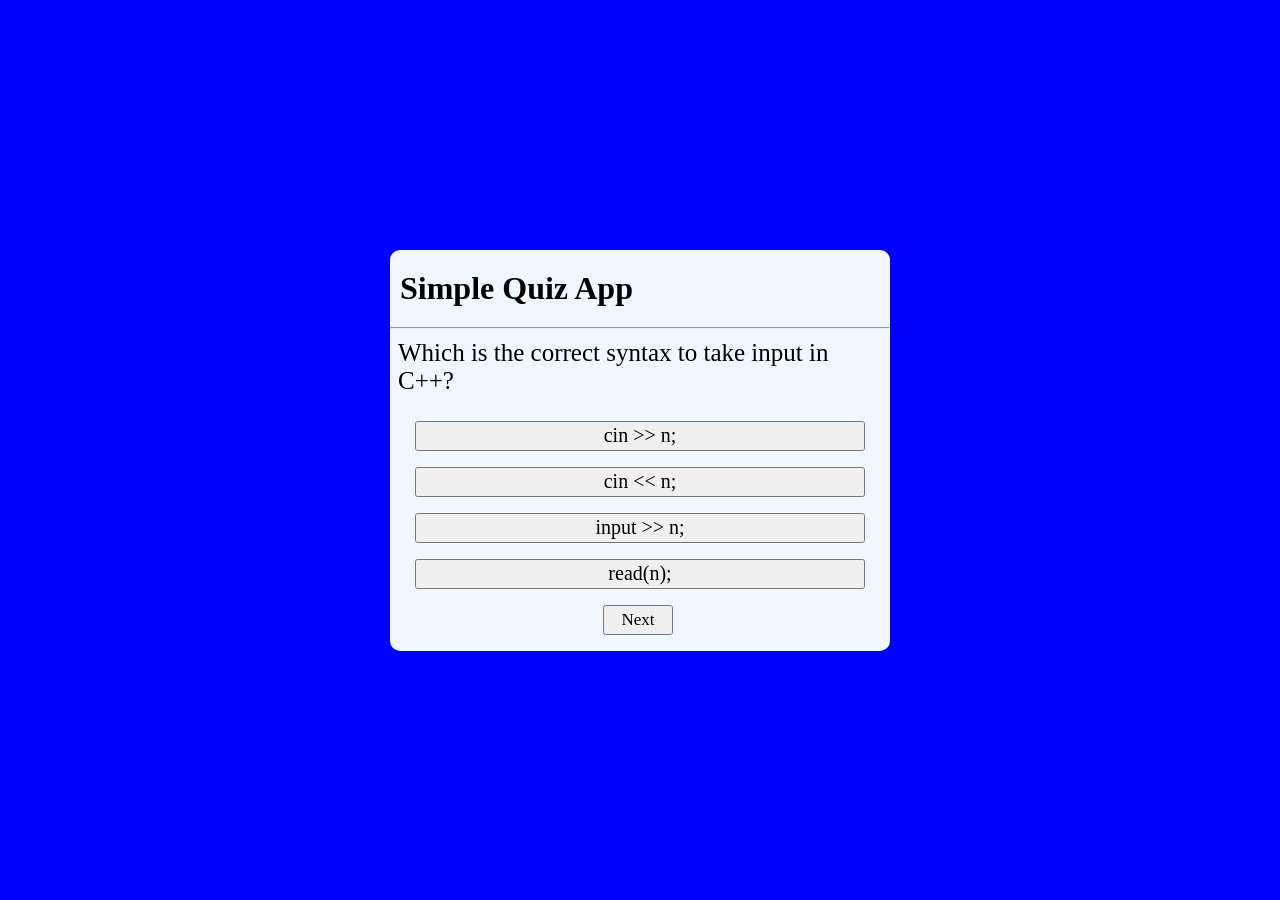
<file: Quiz App/index.html>
<!DOCTYPE html>
<html lang="en">
<head>
    <meta charset="UTF-8">
    <meta name="viewport" content="width=device-width, initial-scale=1.0">
    <title>Quiz App</title>
    <link rel="stylesheet" href="style.css">
</head>
<body>
    <div class="app">
        <h1>Simple Quiz App</h1>
        <hr>
        <div id="question">Question goes here</div>
        <div id="options">
        </div>
            <button id="next">Next</button>
        

    </div>
    <script src="script.js"></script>
    
</body>
</html>
</file>
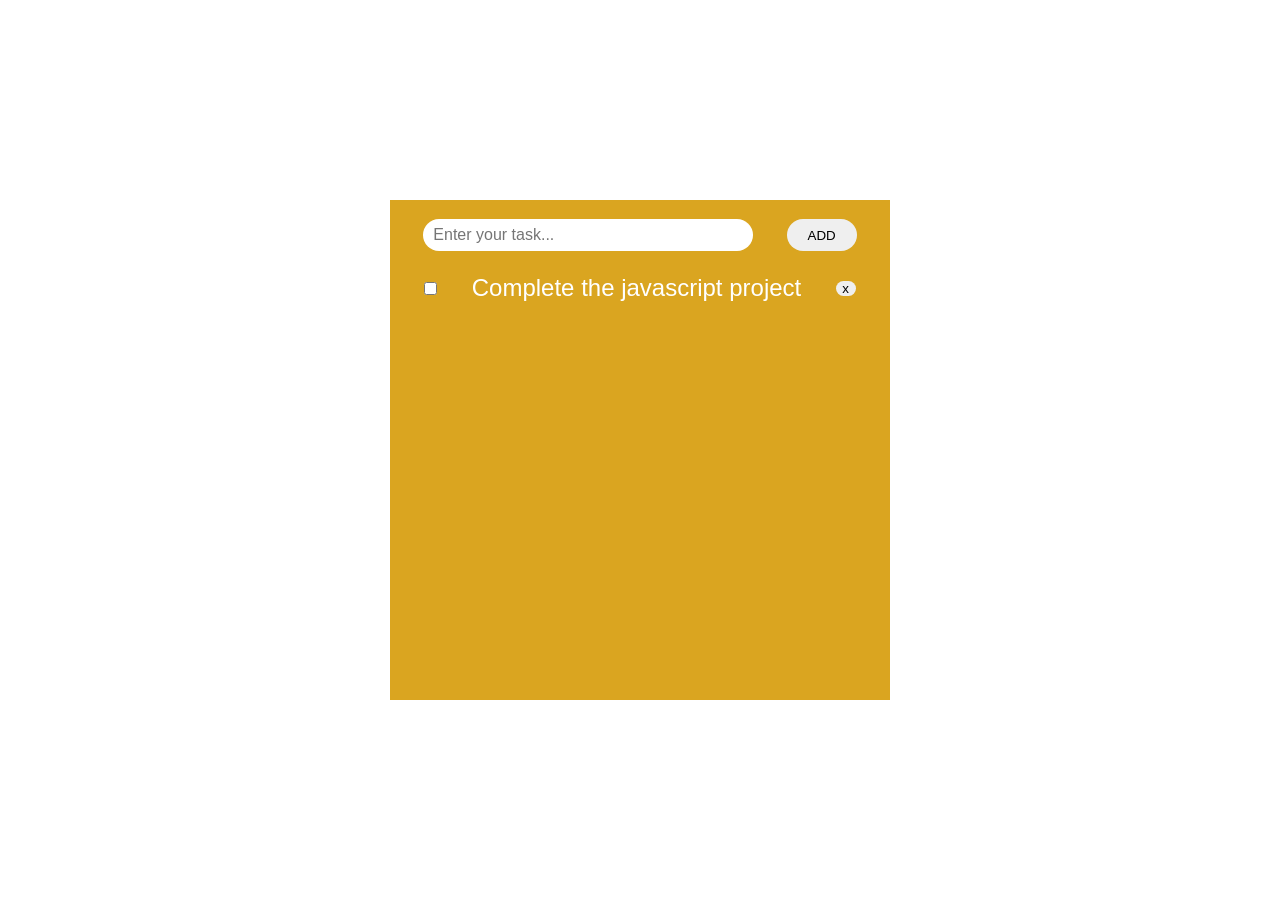
<file: Todo list/index.html>
<!DOCTYPE html>
<html lang="en">
<head>
    <meta charset="UTF-8">
    <meta name="viewport" content="width=device-width, initial-scale=1.0">
    <title>Todo List</title>
    <link rel="stylesheet" href="style.css">
</head>
<body>
    <div class="container">
        <div class="search">
            <input type="search" class="search-bar" placeholder="Enter your task...">
            <button class="add-btn">
                ADD
            </button>
        </div>
        <div class="task-list">
            <div class="task">
                <input type="checkbox" class="check">
                <span class="task-name">Complete the javascript project</span>
                <button class="delete-btn">x</button>
            </div>
        </div>
    </div>
    <script>
        const addBtn = document.querySelector(".add-btn");
        const taskBox = document.querySelector(".task-list");
        const searchTxt = document.querySelector(".search-bar");
        const deleteButton = document.querySelector(".delete-btn");
        const checkButton = document.querySelector(".checkbox");
        addBtn.addEventListener("click", addButton);
    
        searchTxt.addEventListener("input", getInput);

        taskBox.addEventListener("click", (e)=>{
            if(e.target.classList.contains("delete-btn")){
                e.target.parentElement.remove();
            }
            else if(e.target.classList.contains("check")){
               e.target.nextElementSibling.style.textDecoration = "line-through";
            }
        });

        function getInput(){
            return searchTxt.value;
        }

        function addButton(){

            let task = getInput();
            taskBox.innerHTML += `<div class="task">
                <input type="checkbox" class="check">
                <span class="task-name">${task}</span>
                <button class="delete-btn">x</button>
            </div>`;
            searchTxt.value = "";
        }
        searchTxt.addEventListener("keydown", (e)=>{
            if(e.key == "Enter"){
                addButton();
            }

        });
        
    </script>
</body>
</html>
</file>
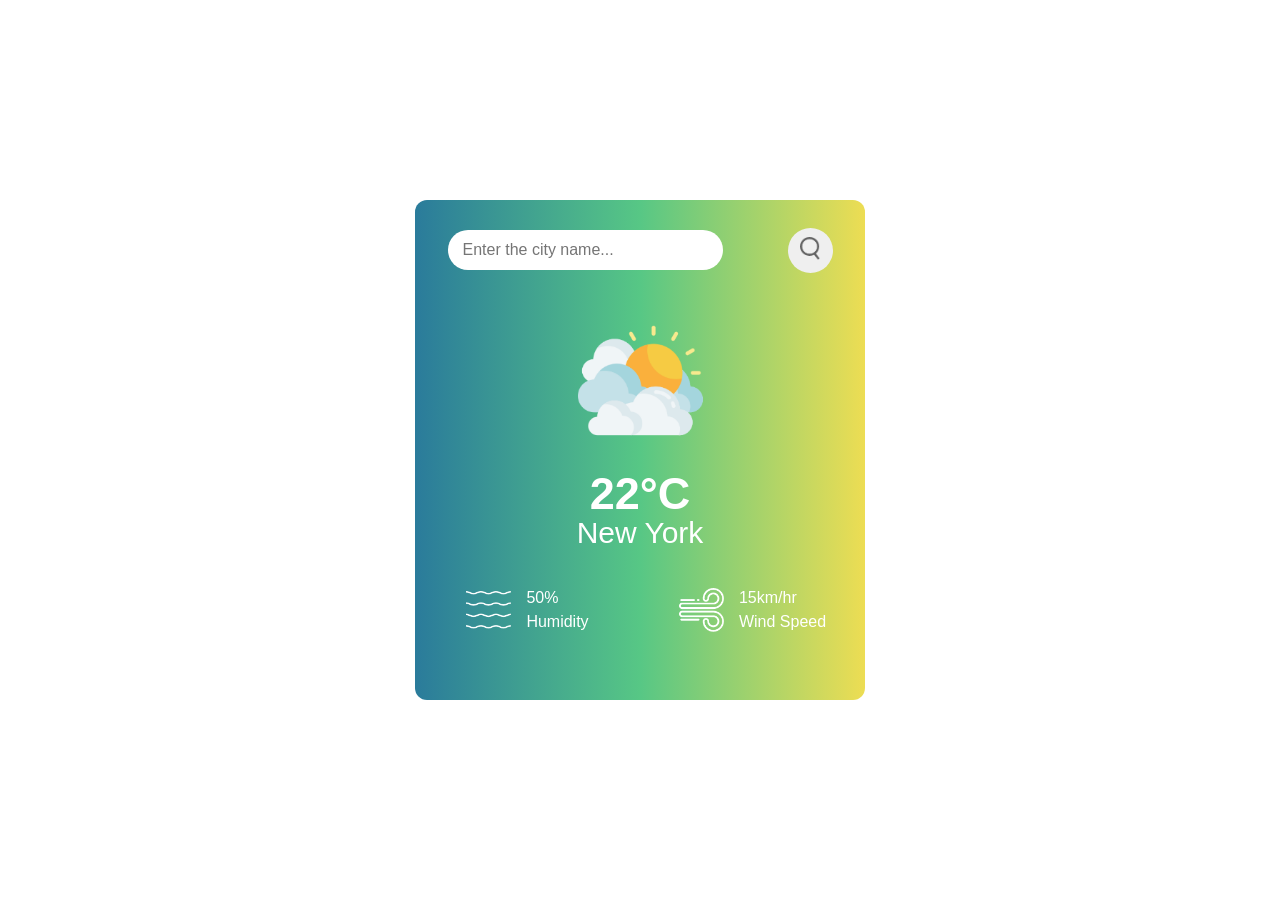
<file: Weather-App/index.html>
<!DOCTYPE html>
<html lang="en">
<head>
    <meta charset="UTF-8">
    <meta name="viewport" content="width=device-width, initial-scale=1.0">
    <title>Weather App</title>
    <link rel="stylesheet" href="style.css">
</head>
<body>
    <div class="card">
        <div class="search">
            <input type="search" class="search-bar" placeholder="Enter the city name...">
            <button class="search-icon">
                <img src="./images/search.png" alt="search-icon" width="20px">
            </button>
        </div>
        <div class="weather-content">
            <img src="./images/clouds.png" alt="image" width="160px" class="weather-image">
            <div class="weather-info">
                <div class="degree">22&deg;C</div>
                <div class="city">New York</div>
            </div>
        </div>
        <div class="weather-description">
            <div class="humidity">
                <img src="./images/humidity.png" alt="image" width="45px">
                <div class="humidity-details">
                    <p class="humidity-value">50%</p>
                    <p>Humidity</p>
                </div>
            </div>
            <div class="wind">
                <img src="./images/wind.png" alt="images" width="45px">
                <div class="wind-details">
                    <p class="wind-speed">15km/hr</p>
                    <p>Wind Speed</p>
                </div>
            </div>
        </div>
    </div>
    <script>
        const apiKey = "4253f7de2f06c4a0aa33192e9ba9adc8";
        const apiUrl = "https://api.openweathermap.org/data/2.5/weather?units=metric&q=";

        const searchBox = document.querySelector(".search-bar");
        const searchBtn = document.querySelector(".search-icon");
        const weatherIcon = document.querySelector(".weather-image");

        async function checkWeather(city) {
                const response = await fetch(apiUrl  + city + `&appid=${apiKey}`);
                var data = await response.json();

                document.querySelector(".city").innerHTML = data.name;
                document.querySelector(".degree").innerHTML = Math.round(data.main.temp) + `&deg;C`;
                document.querySelector(".humidity-value").innerHTML = data.main.humidity + "%";
                document.querySelector(".wind-speed").innerHTML = data.wind.speed + " km/hr"; 

                if(data.weather[0].main == "Rain"){
                    weatherIcon.src = "./images/rain.png";
                }
                else if(data.weather[0].main == "Clouds"){
                    weatherIcon.src = "./images/clouds.png";
                }
                else if(data.weather[0].main == "Drizzle"){
                    weatherIcon.src = "./images/drizzle.png";
                }
                else if(data.weather[0].main == "Snow"){
                    weatherIcon.src = "./images/snow.png";
                }
                else if(data.weather[0].main == "Mist"){
                    weatherIcon.src = "./images/mist.png";
                }
                else if(data.weather[0].main == "Clear"){
                    weatherIcon.src = "./images/clear.png"
                }
        }

        searchBtn.addEventListener("click", () => {
            checkWeather(searchBox.value);

        })

    </script>
</body>
</html>
</file>
<file: Quiz App/style.css>
*{
    margin: 0;
    padding: 0;
    font-family: 'Poppins', 'sans-serif';
    box-sizing: border-box;
}
body{
    background-color: blue;
    height: 100vh;
    display: flex;
    justify-content: center;
    align-items: center;
}
.app{
    width: 90%;
    background-color: aliceblue;
    max-width: 500px;
    min-height: 50px;
    border-radius: 10px;
}
.app h1{
    margin: 20px 10px;
}
#question{
    font-size: 25px;
    margin: 10px 8px;
}
#options{
    display: flex;
    height: 200px;
    justify-content: space-evenly;
    flex-direction: column;
    align-items: center;
}
.btn{
    width: 90%;
    height: 30px;
    font-weight: 200;
    font-size: 20px;
    transition: 0.3s;
    cursor: pointer;
}
.btn:hover{
    background-color: rgb(53, 51, 51);
    color: wheat;
}
#next{
    width: 70px;
    height: 30px;
    font-size: 17px;
    margin-left: 213px;
    margin-bottom: 16px;
    cursor: pointer;
    /* display: none; */
}
</file>
<file: Todo list/style.css>
* {
    margin:0;
    padding: 0;
    box-sizing: border-box;
}

body {
    font-family: Arial, sans-serif;
    line-height: 1.5;
    display: flex;
    justify-content: center;
    align-items: center;
    height: 100vh;
}

.container {
    background-color: goldenrod;
    width: 100%;
    max-width: 500px;
    height: 500px;
}

.search {
    height: 70px;
    display: flex;
    justify-content: space-evenly;
    align-items: center;
}

.search-bar {
    width: 330px;
    height: 32px;
    border-radius: 20px;
    border: none;
    outline: none;
    padding: 10px;
    font-size: medium;
}

.add-btn {
    width: 70px;
    height: 32px;
    border-radius: 20px;
    border: none;
    outline: none;
    cursor: pointer;
}

.task {
    display: flex;
    justify-content: space-evenly;
    align-items: center;
}
.task-name{
    font-size: x-large;
    color: white;
}
.delete-btn{
    width: 20px;
    border-radius: 20px;
    border: none;
    outline: none;
    cursor: pointer;
}
</file>
<file: Weather-App/style.css>
*{
    margin: 0;
    padding: 0;
    box-sizing: border-box;
}
body{
    font-family: Arial, Helvetica, sans-serif;
    color: #333;
    line-height: 1.5;
    display: flex;
    justify-content: center;
    align-items: center;
    height: 100vh;
}
.card{
    width: 100%;
    max-width: 450px;
    height: 500px;
    border-radius: 12px;
    background: #2A7B9B;
background: linear-gradient(90deg, rgba(42, 123, 155, 1) 0%, rgba(87, 199, 133, 1) 50%, rgba(237, 221, 83, 1) 100%);
}
.search{
    display: flex;
    justify-content: space-around;
    align-items: center;
    height: 100px;
}
.search-bar{
    width: 275px;
    height: 40px;
    border-radius: 20px;
    border: none;
    outline: none;
    padding: 15px;
    font-size: 16px;
}
.search-bar::placeholder{
    font-size: 16px;
}
.search-icon{
    width: 45px;
    height: 45px;
    border-radius: 30px;
    border: none;
    outline: none;
}
.weather-image{
    display: block;
    margin: 0 auto;
}
.weather-info{
    height: 100px;
    color: white;
}
.degree{
    text-align: center;
    font-size: 45px;
    height: 50px;
    font-weight: 560;
}
.city{
    text-align: center;
    font-size: 30px;
    height: 50px;
}
.weather-description{
    height: 100px;
    display: flex;
    justify-content: space-around;
}
.humidity{
    width: 50%;
    display: flex;
    justify-content: center;
    align-items: center;
    color: white;
    gap: 15px;
}
.wind{
    width: 50%;
    display: flex;
    justify-content: center;
    align-items: center;
    color: white;
    gap: 15px;
}
</file>
